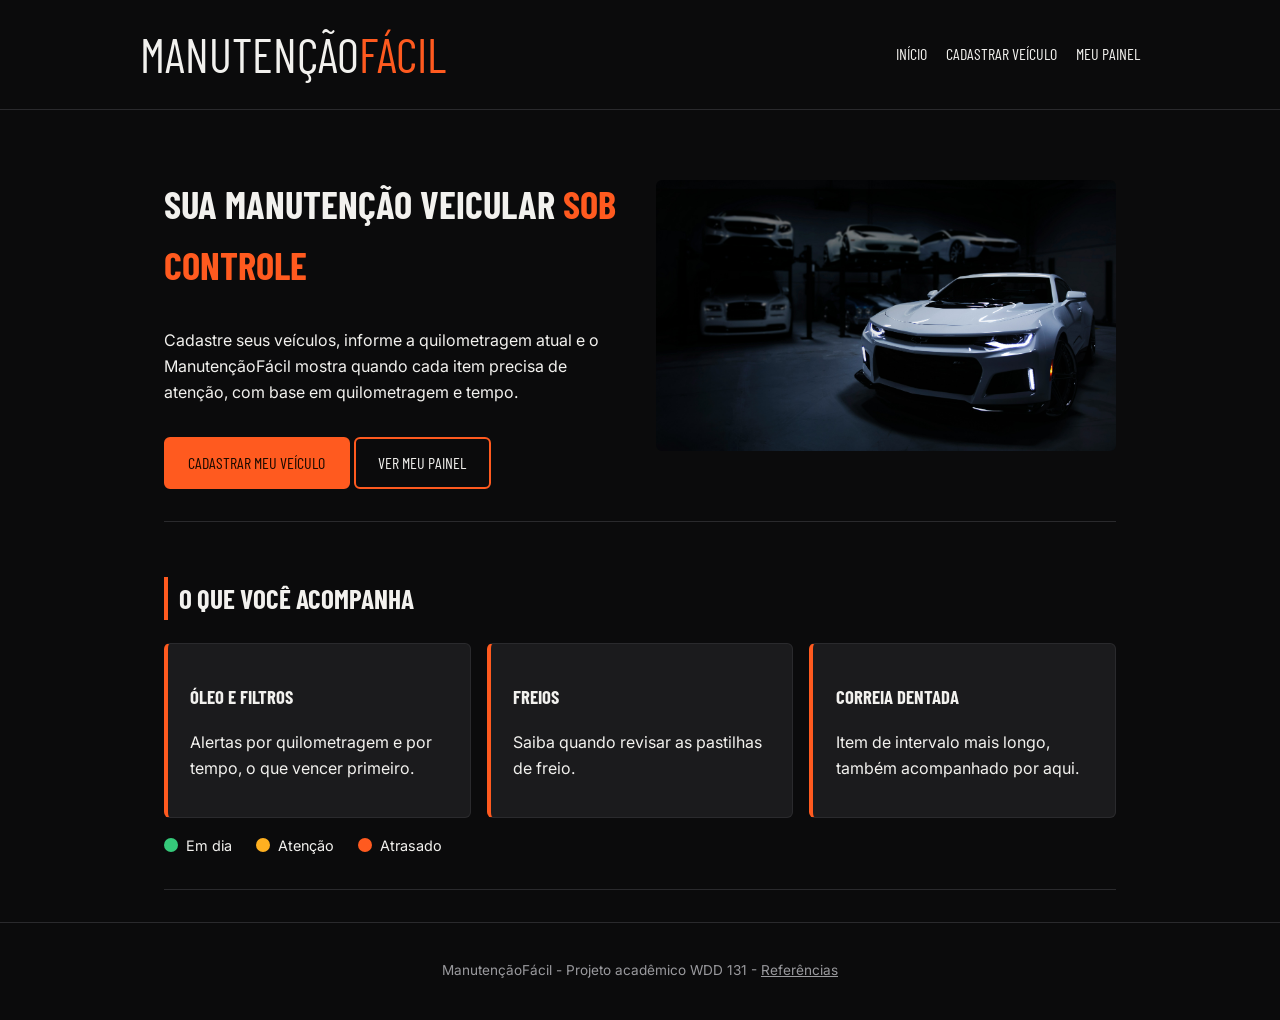
<file: projeto/index.html>
<!DOCTYPE html>
<html lang="pt-br">
<head>
  <meta charset="UTF-8" />
  <meta name="viewport" content="width=device-width, initial-scale=1.0" />
  <meta name="description" content="ManutençãoFácil ajuda você a acompanhar a manutenção dos seus veículos." />
  <title>ManutençãoFácil</title>
  <link rel="preconnect" href="https://fonts.googleapis.com" />
  <link href="https://fonts.googleapis.com/css2?family=Barlow+Condensed:wght@600&family=Inter&display=swap" rel="stylesheet" />
  <link rel="stylesheet" href="estilos/estilo.css" />
</head>
<body>

  <header class="cabecalho">
    <div class="nav-container">
      <a class="marca" href="index.html">Manutenção<span>Fácil</span></a>
      <nav class="nav-principal">
        <ul>
          <li><a href="index.html">Início</a></li>
          <li><a href="cadastro.html">Cadastrar Veículo</a></li>
          <li><a href="painel.html">Meu Painel</a></li>
        </ul>
      </nav>
    </div>
  </header>

  <main>

    <section class="secao hero">
      <div class="hero-texto">
        <h1>Sua manutenção veicular <span class="destaque">sob controle</span></h1>
        <p>Cadastre seus veículos, informe a quilometragem atual e o ManutençãoFácil mostra quando cada item precisa de atenção, com base em quilometragem e tempo.</p>
        <a class="botao botao-principal" href="cadastro.html">Cadastrar meu veículo</a>
        <a class="botao botao-segundo" href="painel.html">Ver meu painel</a>
      </div>
      <img src="imagens/painel.jpg" alt="Carro branco estacionado em uma garagem com outros veículos" loading="lazy" />
    </section>

    <section class="secao">
      <h2>O que você acompanha</h2>
      <div class="cards">
        <div class="card">
          <h3>Óleo e filtros</h3>
          <p>Alertas por quilometragem e por tempo, o que vencer primeiro.</p>
        </div>
        <div class="card">
          <h3>Freios</h3>
          <p>Saiba quando revisar as pastilhas de freio.</p>
        </div>
        <div class="card">
          <h3>Correia dentada</h3>
          <p>Item de intervalo mais longo, também acompanhado por aqui.</p>
        </div>
      </div>

      <div class="legenda">
        <span class="chip"><span class="bola ok"></span> Em dia</span>
        <span class="chip"><span class="bola atencao"></span> Atenção</span>
        <span class="chip"><span class="bola atrasado"></span> Atrasado</span>
      </div>
    </section>

  </main>

  <footer class="rodape">
    <p>ManutençãoFácil - Projeto acadêmico WDD 131 - <a href="referencias.html">Referências</a></p>
  </footer>

</body>
</html>
</file>
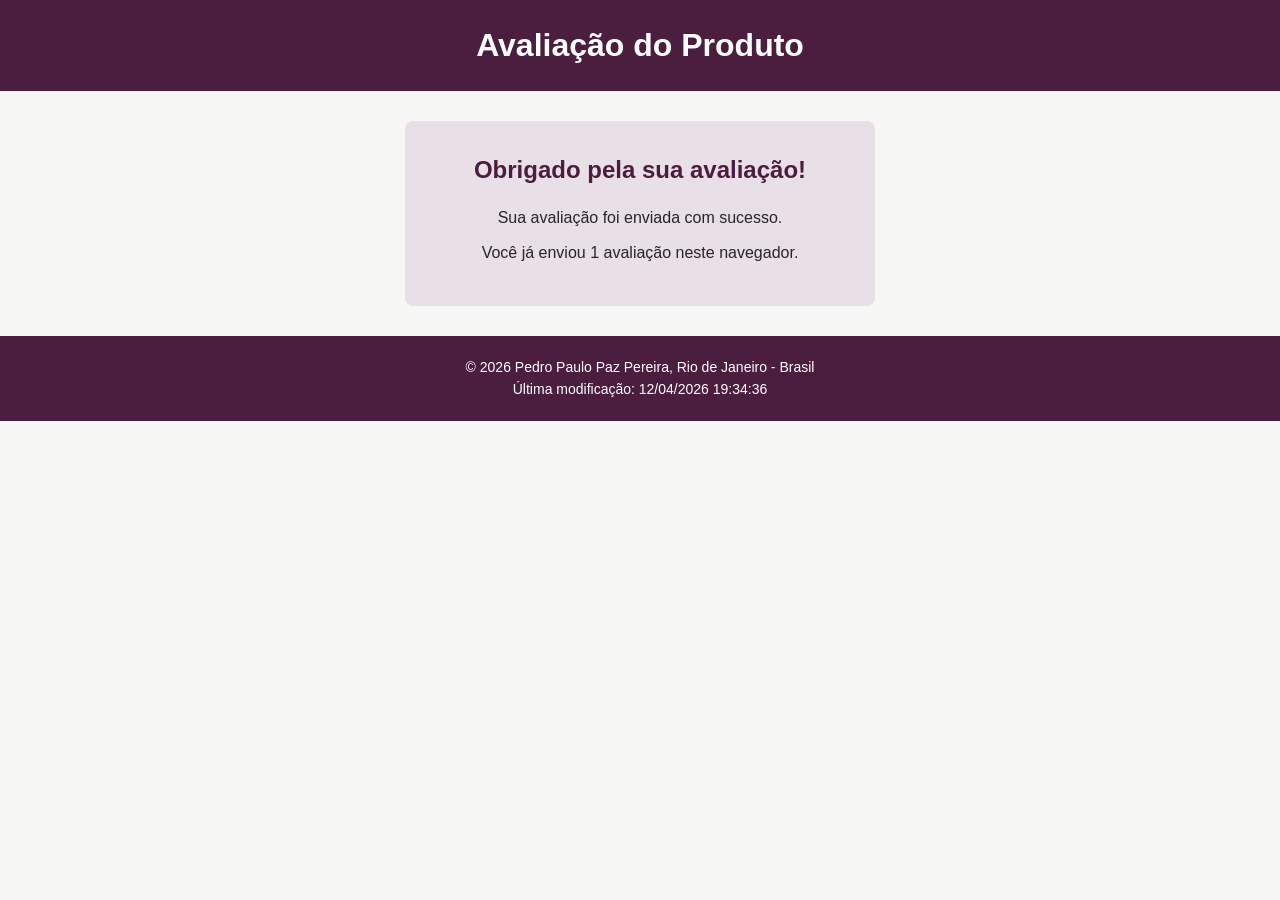
<file: avaliação.html>
<!doctype html>
<html lang="pt-BR">

<head>
    <meta charset="UTF-8">
    <meta name="viewport" content="width=device-width, initial-scale=1">
    <title>WDD 131 – Avaliação Enviada - Pedro Paulo Paz Pereira</title>
    <meta name="description"
        content="Pagina de confirmacao de avaliacao de produto. Tarefa de WDD 131. Pedro Paulo Paz Pereira.">
    <meta name="author" content="Pedro Paulo Paz Pereira">

    <link rel="stylesheet" href="estilos/formulario.css">

    <script src="scripts/avaliacao.js" defer></script>
</head>

<body>

    <header>
        <h1>Avaliação do Produto</h1>
    </header>

    <main>
        <div class="confirmacao">
            <h2>Obrigado pela sua avaliação!</h2>
            <p>Sua avaliação foi enviada com sucesso.</p>
            <p>Você já enviou <span id="contador"></span> avaliação neste navegador.</p>
        </div>
    </main>

    <footer>
        <p>&copy; <span id="anoatual"></span> Pedro Paulo Paz Pereira, Rio de Janeiro - Brasil</p>
        <p id="ultimaModificacao"></p>
    </footer>

</body>

</html>
</file>
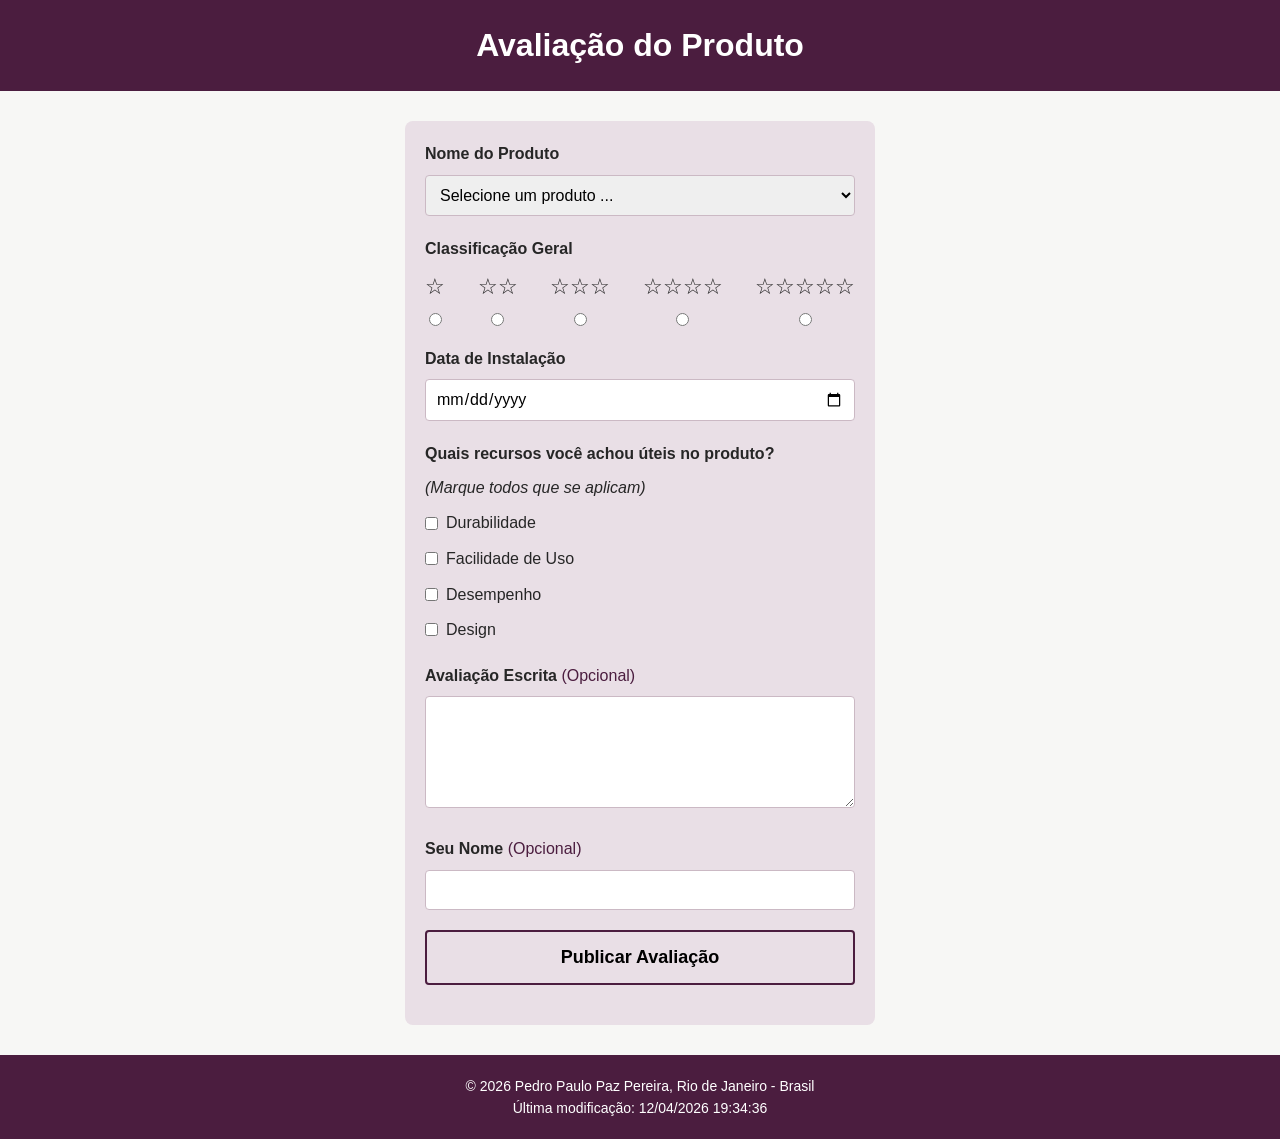
<file: formulario.html>
<!doctype html>
<html lang="pt-BR">

<head>
    <meta charset="UTF-8">
    <meta name="viewport" content="width=device-width, initial-scale=1">
    <title>WDD 131 – Avaliação de Produto - Pedro Paulo Paz Pereira</title>
    <meta name="description"
        content="Formulario de avaliacao de produto. Tarefa de WDD 131. Pedro Paulo Paz Pereira.">
    <meta name="author" content="Pedro Paulo Paz Pereira">

    <link rel="stylesheet" href="estilos/formulario.css">

    <script src="scripts/formulario.js" defer></script>
</head>

<body>

    <header>
        <h1>Avaliação do Produto</h1>
    </header>

    <main>
        <form action="avaliacao.html" method="get">

            <div class="campo">
                <label for="produto">Nome do Produto</label>
                <select id="produto" name="produto" required>
                    <option value="" disabled selected>Selecione um produto ...</option>
                </select>
            </div>

            <div class="campo">
                <p class="rotulo-grupo">Classificação Geral</p>
                <div class="estrelas">

                    <div class="estrela-item">
                        <label for="nota1">&star;</label>
                        <input type="radio" id="nota1" name="classificacao" value="1" required>
                    </div>

                    <div class="estrela-item">
                        <label for="nota2">&star;&star;</label>
                        <input type="radio" id="nota2" name="classificacao" value="2" required>
                    </div>

                    <div class="estrela-item">
                        <label for="nota3">&star;&star;&star;</label>
                        <input type="radio" id="nota3" name="classificacao" value="3" required>
                    </div>

                    <div class="estrela-item">
                        <label for="nota4">&star;&star;&star;&star;</label>
                        <input type="radio" id="nota4" name="classificacao" value="4" required>
                    </div>

                    <div class="estrela-item">
                        <label for="nota5">&star;&star;&star;&star;&star;</label>
                        <input type="radio" id="nota5" name="classificacao" value="5" required>
                    </div>

                </div>
            </div>

            <div class="campo">
                <label for="dataInstalacao">Data de Instalação</label>
                <input type="date" id="dataInstalacao" name="dataInstalacao" required>
            </div>

            <div class="campo">
                <p class="rotulo-grupo">Quais recursos você achou úteis no produto?</p>
                <p class="dica">(Marque todos que se aplicam)</p>

                <div class="checkbox-item">
                    <input type="checkbox" id="durabilidade" name="recursos" value="durabilidade">
                    <label for="durabilidade">Durabilidade</label>
                </div>

                <div class="checkbox-item">
                    <input type="checkbox" id="facilidadeUso" name="recursos" value="facilidade de uso">
                    <label for="facilidadeUso">Facilidade de Uso</label>
                </div>

                <div class="checkbox-item">
                    <input type="checkbox" id="desempenho" name="recursos" value="desempenho">
                    <label for="desempenho">Desempenho</label>
                </div>

                <div class="checkbox-item">
                    <input type="checkbox" id="design" name="recursos" value="design">
                    <label for="design">Design</label>
                </div>
            </div>

            <div class="campo">
                <label for="avaliacaoEscrita">Avaliação Escrita <span class="opcional">(Opcional)</span></label>
                <textarea id="avaliacaoEscrita" name="avaliacaoEscrita" rows="5"></textarea>
            </div>

            <div class="campo">
                <label for="nomeUsuario">Seu Nome <span class="opcional">(Opcional)</span></label>
                <input type="text" id="nomeUsuario" name="nomeUsuario">
            </div>

            <div class="campo">
                <input type="submit" value="Publicar Avaliação">
            </div>

        </form>
    </main>

    <footer>
        <p>&copy; <span id="anoatual"></span> Pedro Paulo Paz Pereira, Rio de Janeiro - Brasil</p>
        <p id="ultimaModificacao"></p>
    </footer>

</body>

</html>
</file>
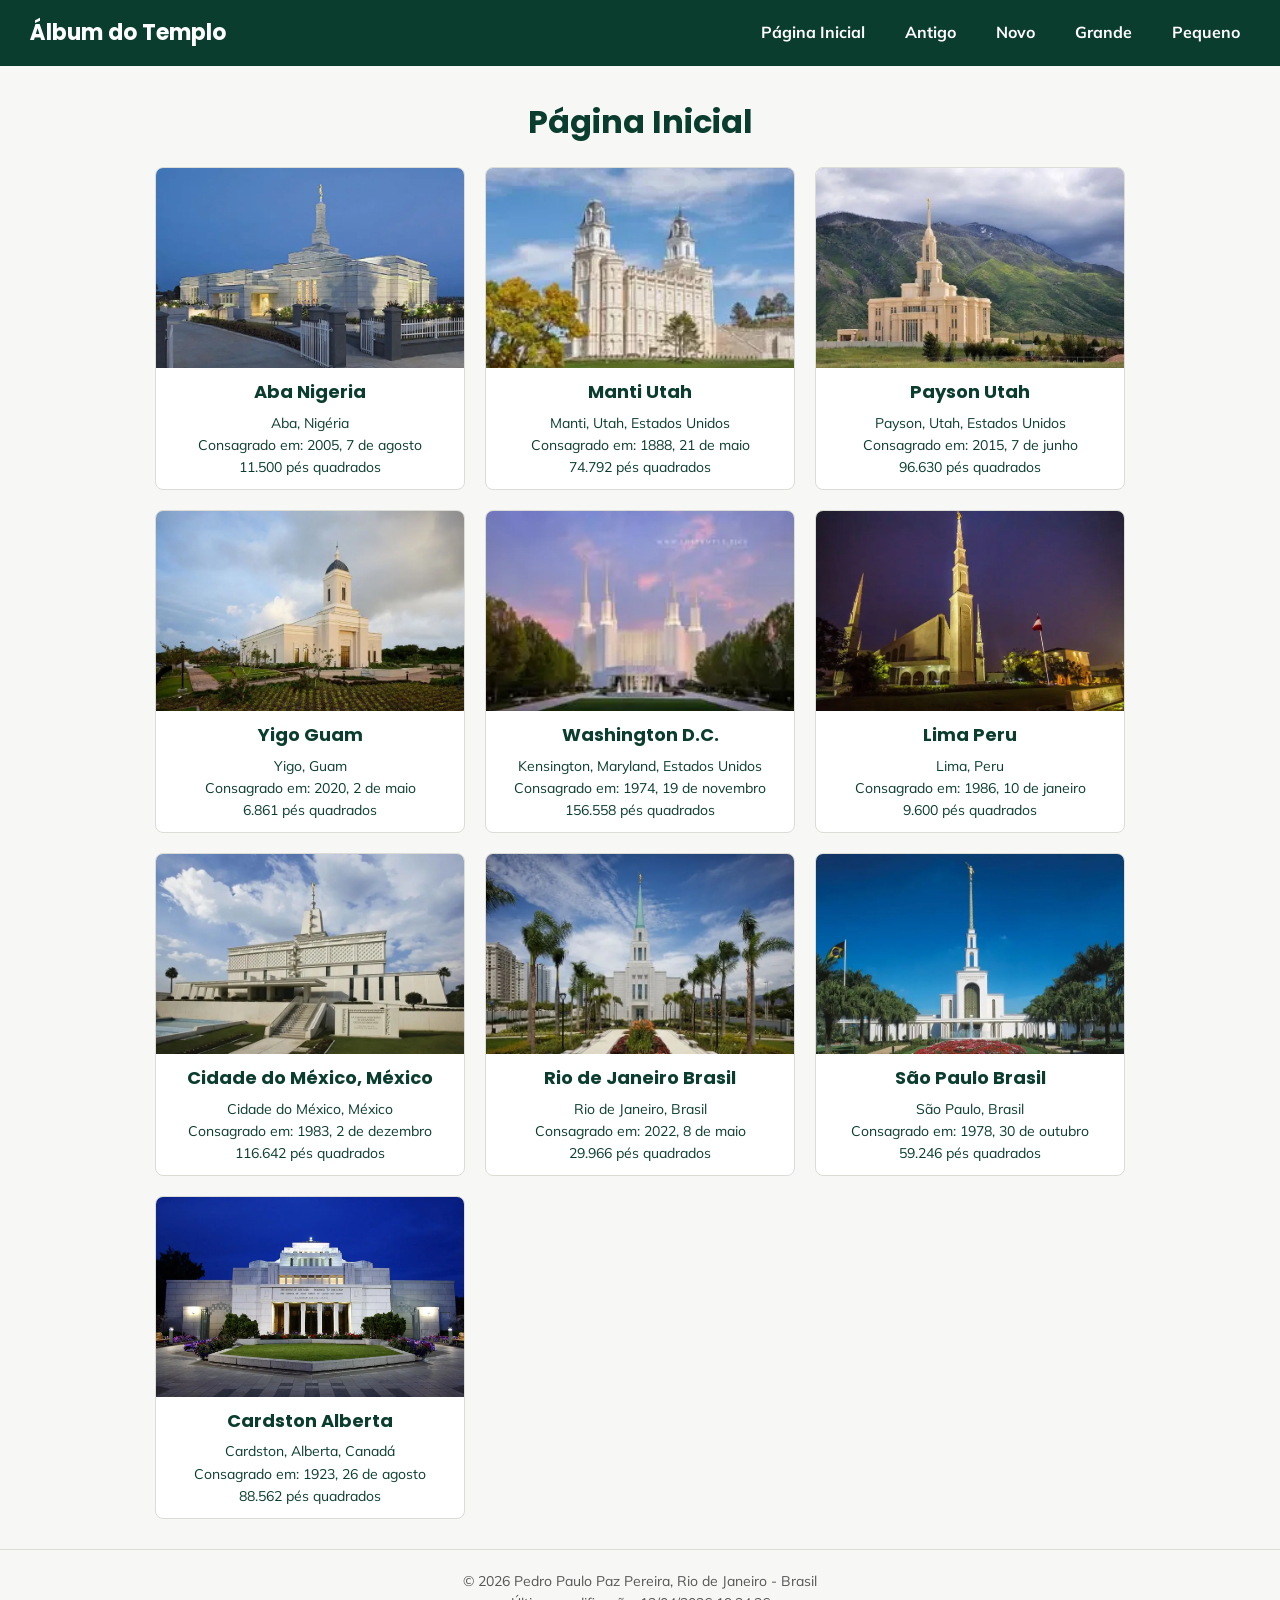
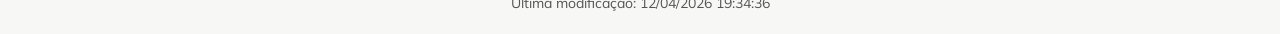
<file: templos-filtrados.html>
<!doctype html>
<html lang="pt-BR">

<head>
    <meta charset="UTF-8">
    <meta name="viewport" content="width=device-width, initial-scale=1">
    <title>Álbum do Templo Filtrado - Pedro Paulo Paz Pereira</title>
    <meta name="description"
        content="Álbum de fotos dos templos de A Igreja de Jesus Cristo dos Santos dos Últimos Dias, com filtro por templos antigos, novos, grandes e pequenos.">
    <meta name="author" content="Pedro Paulo Paz Pereira">

    <link rel="preconnect" href="https://fonts.googleapis.com">
    <link rel="preconnect" href="https://fonts.gstatic.com" crossorigin>
    <link href="https://fonts.googleapis.com/css2?family=Poppins:wght@600;700&family=Mulish:wght@400;500&display=swap" rel="stylesheet">

    <link rel="stylesheet" href="estilos/templos-filtrados.css">
    <link rel="stylesheet" href="estilos/templos-grandes-filtrados.css">

    <script src="scripts/templos-filtrados.js" defer></script>
</head>

<body>

    <header>
        <div class="topo-header">
            <p>Álbum do Templo</p>
            <button id="botao-menu" aria-label="Abrir menu">☰</button>
        </div>
        <nav>
            <a href="#" id="link-inicio">Página Inicial</a>
            <a href="#" id="link-antigo">Antigo</a>
            <a href="#" id="link-novo">Novo</a>
            <a href="#" id="link-grande">Grande</a>
            <a href="#" id="link-pequeno">Pequeno</a>
        </nav>
    </header>

    <main>
        <h1 id="titulo-pagina">Página Inicial</h1>

        <div id="galeria-templos"></div>
    </main>

    <footer>
        <p>&copy; <span id="anoatual"></span> Pedro Paulo Paz Pereira, Rio de Janeiro - Brasil</p>
        <p id="ultimaModificacao"></p>
    </footer>

</body>

</html>
</file>
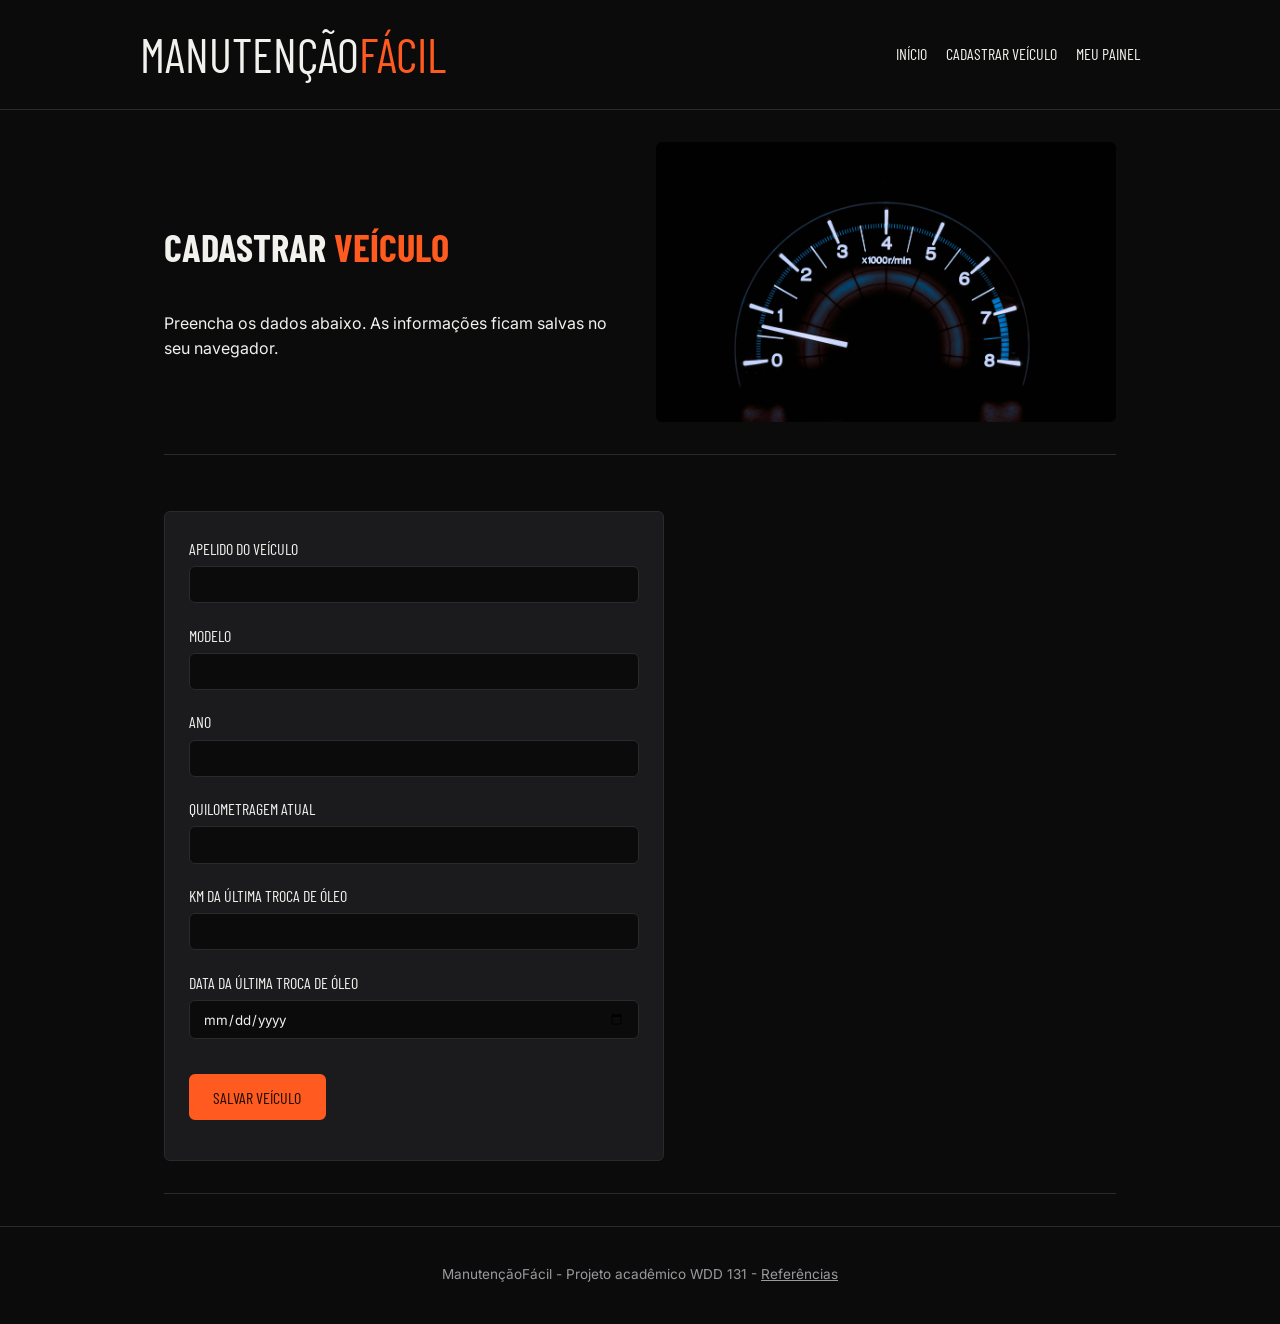
<file: projeto/cadastro.html>
<!DOCTYPE html>
<html lang="pt-br">
<head>
  <meta charset="UTF-8" />
  <meta name="viewport" content="width=device-width, initial-scale=1.0" />
  <meta name="description" content="Cadastre seu veículo no ManutençãoFácil." />
  <title>Cadastrar Veículo - ManutençãoFácil</title>
  <link rel="preconnect" href="https://fonts.googleapis.com" />
  <link href="https://fonts.googleapis.com/css2?family=Barlow+Condensed:wght@600&family=Inter&display=swap" rel="stylesheet" />
  <link rel="stylesheet" href="estilos/estilo.css" />
</head>
<body>

  <header class="cabecalho">
    <div class="nav-container">
      <a class="marca" href="index.html">Manutenção<span>Fácil</span></a>
      <nav class="nav-principal">
        <ul>
          <li><a href="index.html">Início</a></li>
          <li><a href="cadastro.html">Cadastrar Veículo</a></li>
          <li><a href="painel.html">Meu Painel</a></li>
        </ul>
      </nav>
    </div>
  </header>

  <main>

    <section class="secao hero">
      <div class="hero-texto">
        <h1>Cadastrar <span class="destaque">Veículo</span></h1>
        <p>Preencha os dados abaixo. As informações ficam salvas no seu navegador.</p>
      </div>
      <img src="imagens/carro.jpg" alt="Painel de instrumentos de um carro" loading="lazy" />
    </section>

    <section class="secao">
      <form class="formulario" id="formulario">

        <div class="campo">
          <label for="nome">Apelido do veículo</label>
          <input type="text" id="nome" name="nome" required minlength="2" maxlength="40" />
        </div>

        <div class="campo">
          <label for="modelo">Modelo</label>
          <input type="text" id="modelo" name="modelo" required minlength="2" maxlength="60" />
        </div>

        <div class="campo">
          <label for="ano">Ano</label>
          <input type="number" id="ano" name="ano" min="1980" max="2027" required />
        </div>

        <div class="campo">
          <label for="kmAtual">Quilometragem atual</label>
          <input type="number" id="kmAtual" name="kmAtual" min="0" required />
        </div>

        <div class="campo">
          <label for="kmTroca">KM da última troca de óleo</label>
          <input type="number" id="kmTroca" name="kmTroca" min="0" required />
        </div>

        <div class="campo">
          <label for="dataTroca">Data da última troca de óleo</label>
          <input type="date" id="dataTroca" name="dataTroca" required />
        </div>

        <button type="submit" class="botao botao-principal">Salvar veículo</button>

        <div id="mensagem"></div>
      </form>
    </section>

  </main>

  <footer class="rodape">
    <p>ManutençãoFácil - Projeto acadêmico WDD 131 - <a href="referencias.html">Referências</a></p>
  </footer>

  <script src="scripts/script.js"></script>
</body>
</html>
</file>
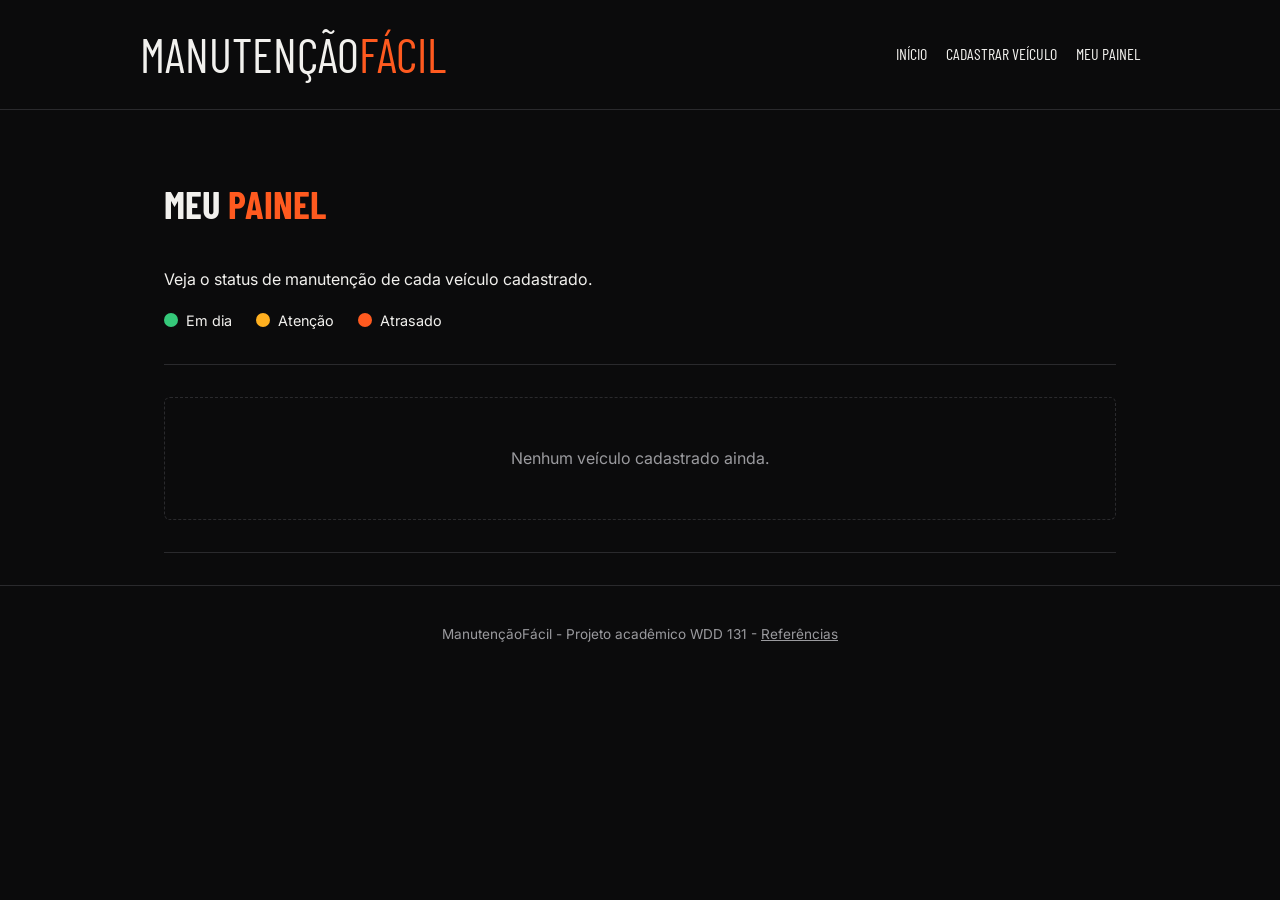
<file: projeto/painel.html>
<!DOCTYPE html>
<html lang="pt-br">
<head>
  <meta charset="UTF-8" />
  <meta name="viewport" content="width=device-width, initial-scale=1.0" />
  <meta name="description" content="Acompanhe o status de manutenção dos seus veículos." />
  <title>Meu Painel - ManutençãoFácil</title>
  <link rel="preconnect" href="https://fonts.googleapis.com" />
  <link href="https://fonts.googleapis.com/css2?family=Barlow+Condensed:wght@600&family=Inter&display=swap" rel="stylesheet" />
  <link rel="stylesheet" href="estilos/estilo.css" />
</head>
<body>

  <header class="cabecalho">
    <div class="nav-container">
      <a class="marca" href="index.html">Manutenção<span>Fácil</span></a>
      <nav class="nav-principal">
        <ul>
          <li><a href="index.html">Início</a></li>
          <li><a href="cadastro.html">Cadastrar Veículo</a></li>
          <li><a href="painel.html">Meu Painel</a></li>
        </ul>
      </nav>
    </div>
  </header>

  <main>

    <section class="secao">
      <h1>Meu <span class="destaque">Painel</span></h1>
      <p>Veja o status de manutenção de cada veículo cadastrado.</p>
      <div class="legenda">
        <span class="chip"><span class="bola ok"></span> Em dia</span>
        <span class="chip"><span class="bola atencao"></span> Atenção</span>
        <span class="chip"><span class="bola atrasado"></span> Atrasado</span>
      </div>
    </section>

    <section class="secao">
      <div id="lista-veiculos"></div>
    </section>

  </main>

  <footer class="rodape">
    <p>ManutençãoFácil - Projeto acadêmico WDD 131 - <a href="referencias.html">Referências</a></p>
  </footer>

  <script src="scripts/script.js"></script>
</body>
</html>
</file>
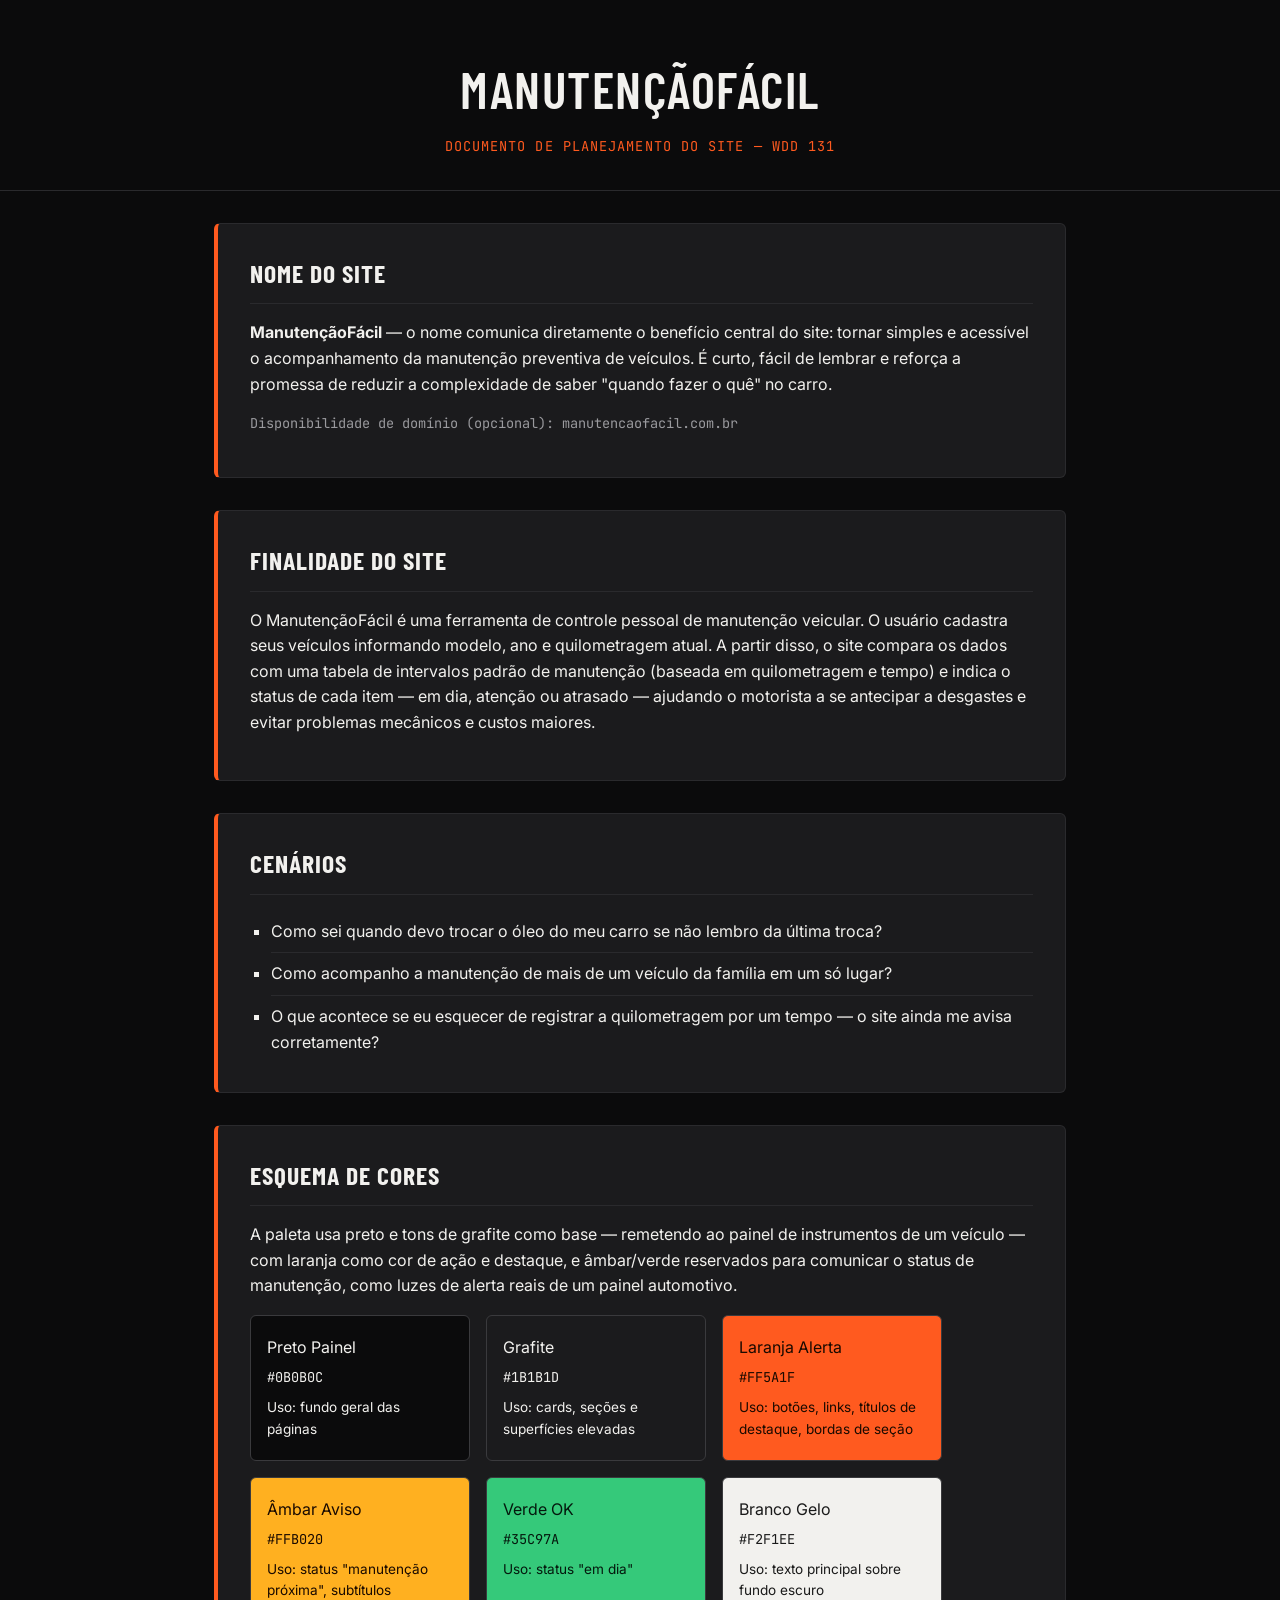
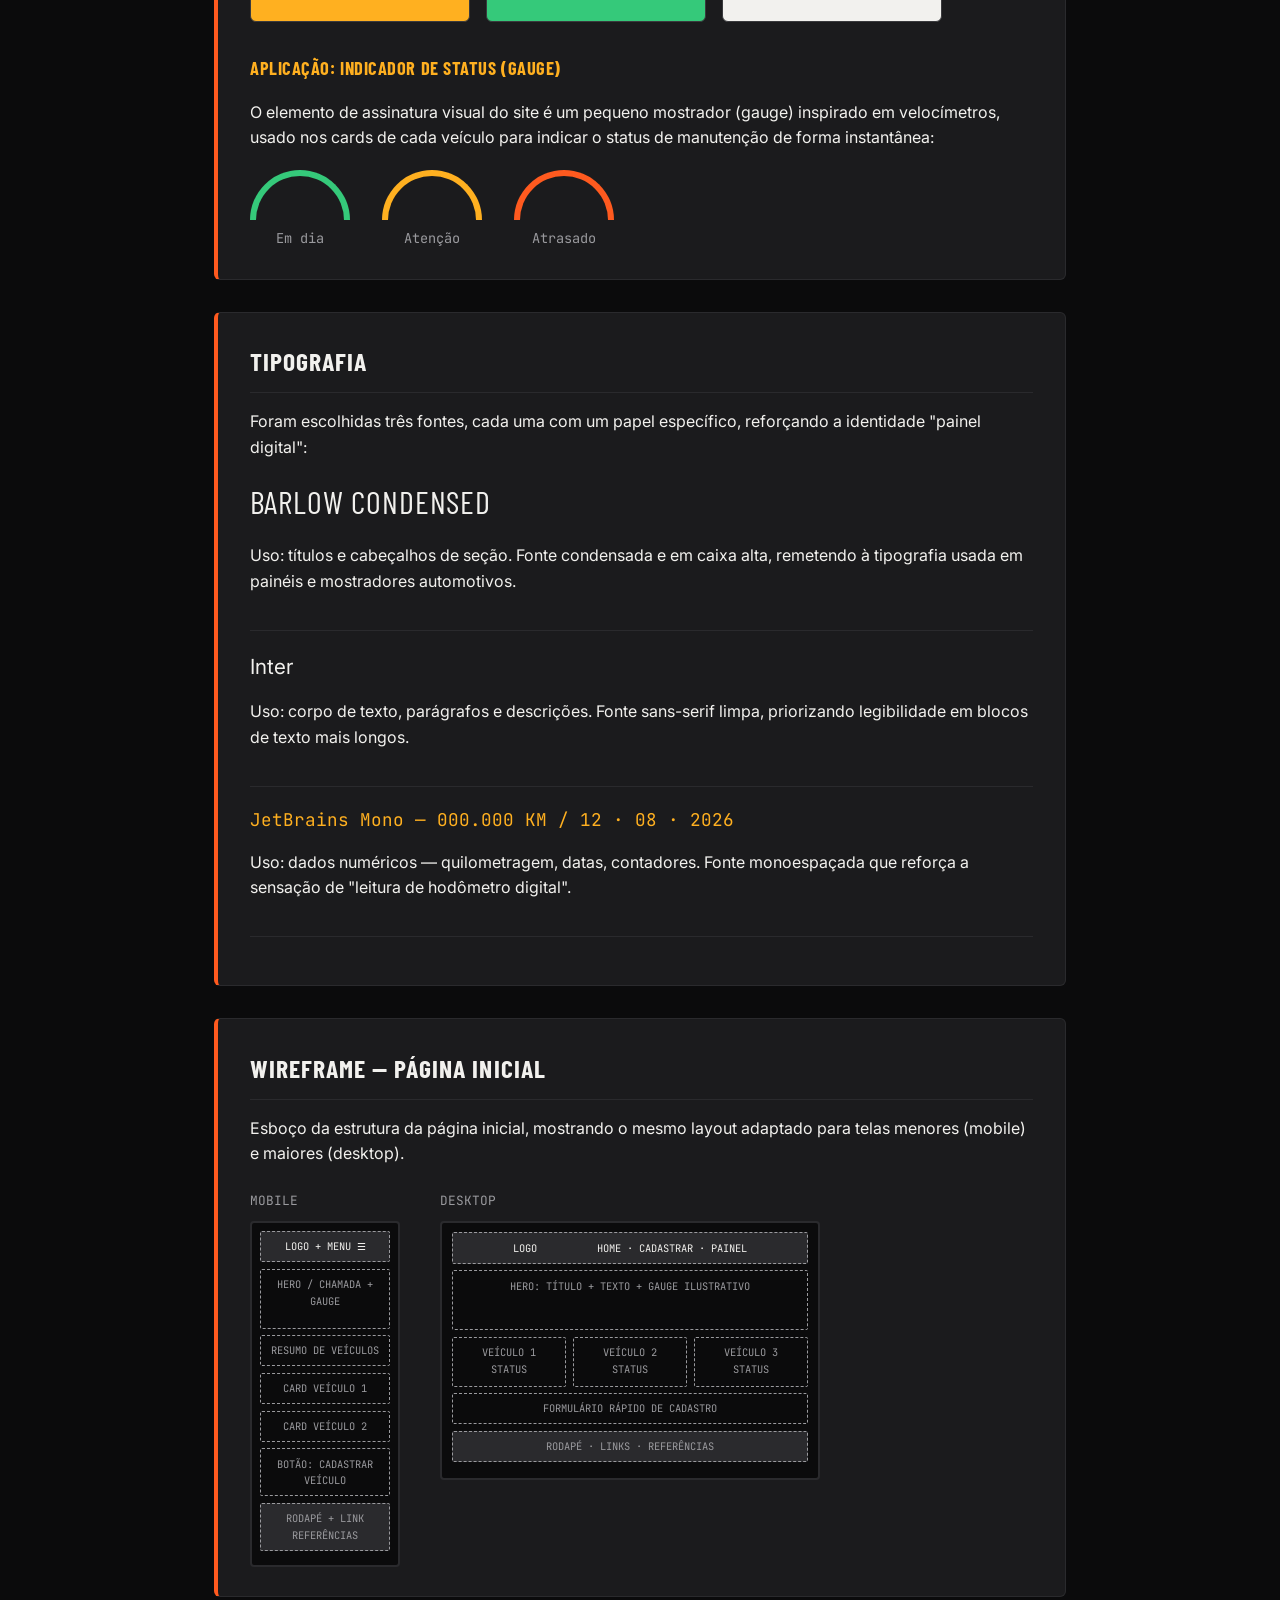
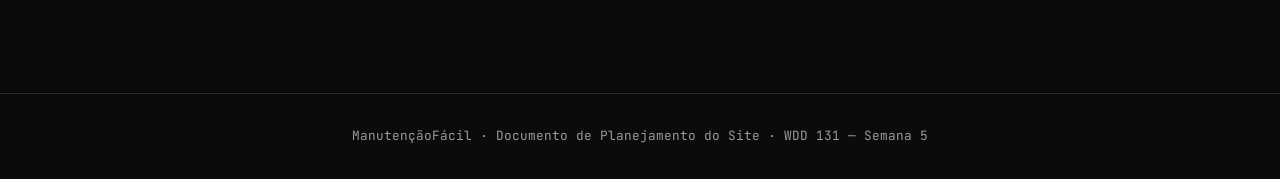
<file: projeto/planejamentodosite.html>
<!DOCTYPE html>
<html lang="pt-br">
<head>
  <meta charset="UTF-8" />
  <meta name="viewport" content="width=device-width, initial-scale=1.0" />
  <title>Documento de Planejamento do Site — ManutençãoFácil</title>
  <link rel="preconnect" href="https://fonts.googleapis.com" />
  <link href="https://fonts.googleapis.com/css2?family=Barlow+Condensed:wght@500;600;700&family=Inter:wght@400;500&family=JetBrains+Mono:wght@400;500&display=swap" rel="stylesheet" />
  <link rel="stylesheet" href="estilos/planejamentodosite.css" />
</head>
<body>

  <header>
    <h1>ManutençãoFácil</h1>
    <p class="subtitulo">Documento de Planejamento do Site — WDD 131</p>
  </header>

  <main>

    <section class="bloco">
      <h2>Nome do Site</h2>
      <p><strong>ManutençãoFácil</strong> — o nome comunica diretamente o benefício central do site: tornar simples e acessível o acompanhamento da manutenção preventiva de veículos. É curto, fácil de lembrar e reforça a promessa de reduzir a complexidade de saber "quando fazer o quê" no carro.</p>
      <p class="rotulo-dado">Disponibilidade de domínio (opcional): manutencaofacil.com.br</p>
    </section>

    <section class="bloco">
      <h2>Finalidade do Site</h2>
      <p>O ManutençãoFácil é uma ferramenta de controle pessoal de manutenção veicular. O usuário cadastra seus veículos informando modelo, ano e quilometragem atual. A partir disso, o site compara os dados com uma tabela de intervalos padrão de manutenção (baseada em quilometragem e tempo) e indica o status de cada item — em dia, atenção ou atrasado — ajudando o motorista a se antecipar a desgastes e evitar problemas mecânicos e custos maiores.</p>
    </section>

    <section class="bloco">
      <h2>Cenários</h2>
      <ul class="cenarios">
        <li>Como sei quando devo trocar o óleo do meu carro se não lembro da última troca?</li>
        <li>Como acompanho a manutenção de mais de um veículo da família em um só lugar?</li>
        <li>O que acontece se eu esquecer de registrar a quilometragem por um tempo — o site ainda me avisa corretamente?</li>
      </ul>
    </section>

    <section class="bloco">
      <h2>Esquema de Cores</h2>
      <p>A paleta usa preto e tons de grafite como base — remetendo ao painel de instrumentos de um veículo — com laranja como cor de ação e destaque, e âmbar/verde reservados para comunicar o status de manutenção, como luzes de alerta reais de um painel automotivo.</p>
      <div class="paleta">
        <div class="swatch preto-painel">
          Preto Painel
          <span class="hex">#0B0B0C</span>
          <span class="uso">Uso: fundo geral das páginas</span>
        </div>
        <div class="swatch grafite">
          Grafite
          <span class="hex">#1B1B1D</span>
          <span class="uso">Uso: cards, seções e superfícies elevadas</span>
        </div>
        <div class="swatch laranja">
          Laranja Alerta
          <span class="hex">#FF5A1F</span>
          <span class="uso">Uso: botões, links, títulos de destaque, bordas de seção</span>
        </div>
        <div class="swatch ambar">
          Âmbar Aviso
          <span class="hex">#FFB020</span>
          <span class="uso">Uso: status "manutenção próxima", subtítulos</span>
        </div>
        <div class="swatch verde">
          Verde OK
          <span class="hex">#35C97A</span>
          <span class="uso">Uso: status "em dia"</span>
        </div>
        <div class="swatch branco">
          Branco Gelo
          <span class="hex">#F2F1EE</span>
          <span class="uso">Uso: texto principal sobre fundo escuro</span>
        </div>
      </div>

      <h3 style="margin-top:2rem;">Aplicação: indicador de status (gauge)</h3>
      <p>O elemento de assinatura visual do site é um pequeno mostrador (gauge) inspirado em velocímetros, usado nos cards de cada veículo para indicar o status de manutenção de forma instantânea:</p>
      <div class="gauge-demo">
        <div>
          <div class="gauge ok"></div>
          <div class="gauge-legenda">Em dia</div>
        </div>
        <div>
          <div class="gauge atencao"></div>
          <div class="gauge-legenda">Atenção</div>
        </div>
        <div>
          <div class="gauge atrasado"></div>
          <div class="gauge-legenda">Atrasado</div>
        </div>
      </div>
    </section>

    <section class="bloco">
      <h2>Tipografia</h2>
      <p>Foram escolhidas três fontes, cada uma com um papel específico, reforçando a identidade "painel digital":</p>

      <div class="exemplo-tipografia">
        <span class="amostra-titulo">Barlow Condensed</span>
        <p class="amostra-corpo">Uso: títulos e cabeçalhos de seção. Fonte condensada e em caixa alta, remetendo à tipografia usada em painéis e mostradores automotivos.</p>
      </div>

      <div class="exemplo-tipografia">
        <span class="amostra-corpo" style="font-size:1.3rem;">Inter</span>
        <p class="amostra-corpo">Uso: corpo de texto, parágrafos e descrições. Fonte sans-serif limpa, priorizando legibilidade em blocos de texto mais longos.</p>
      </div>

      <div class="exemplo-tipografia">
        <span class="amostra-dados">JetBrains Mono — 000.000 KM / 12 · 08 · 2026</span>
        <p class="amostra-corpo">Uso: dados numéricos — quilometragem, datas, contadores. Fonte monoespaçada que reforça a sensação de "leitura de hodômetro digital".</p>
      </div>
    </section>

    <section class="bloco">
      <h2>Wireframe — Página Inicial</h2>
      <p>Esboço da estrutura da página inicial, mostrando o mesmo layout adaptado para telas menores (mobile) e maiores (desktop).</p>
      <div class="wireframes">
        <div>
          <span class="frame-label">Mobile</span>
          <div class="wf-mobile">
            <div class="wf-box wf-nav">LOGO + MENU ☰</div>
            <div class="wf-box wf-hero">HERO / CHAMADA + GAUGE</div>
            <div class="wf-box">RESUMO DE VEÍCULOS</div>
            <div class="wf-box">CARD VEÍCULO 1</div>
            <div class="wf-box">CARD VEÍCULO 2</div>
            <div class="wf-box">BOTÃO: CADASTRAR VEÍCULO</div>
            <div class="wf-box wf-footer">RODAPÉ + LINK REFERÊNCIAS</div>
          </div>
        </div>
        <div>
          <span class="frame-label">Desktop</span>
          <div class="wf-desktop">
            <div class="wf-box wf-nav">LOGO&nbsp;&nbsp;&nbsp;&nbsp;&nbsp;&nbsp;&nbsp;&nbsp;&nbsp;&nbsp;HOME · CADASTRAR · PAINEL</div>
            <div class="wf-box wf-hero">HERO: TÍTULO + TEXTO + GAUGE ILUSTRATIVO</div>
            <div class="wf-cards">
              <div class="wf-box">VEÍCULO 1<br/>STATUS</div>
              <div class="wf-box">VEÍCULO 2<br/>STATUS</div>
              <div class="wf-box">VEÍCULO 3<br/>STATUS</div>
            </div>
            <div class="wf-box">FORMULÁRIO RÁPIDO DE CADASTRO</div>
            <div class="wf-box wf-footer">RODAPÉ · LINKS · REFERÊNCIAS</div>
          </div>
        </div>
      </div>
    </section>

  </main>

  <footer>
    ManutençãoFácil · Documento de Planejamento do Site · WDD 131 — Semana 5
  </footer>

</body>
</html>
</file>
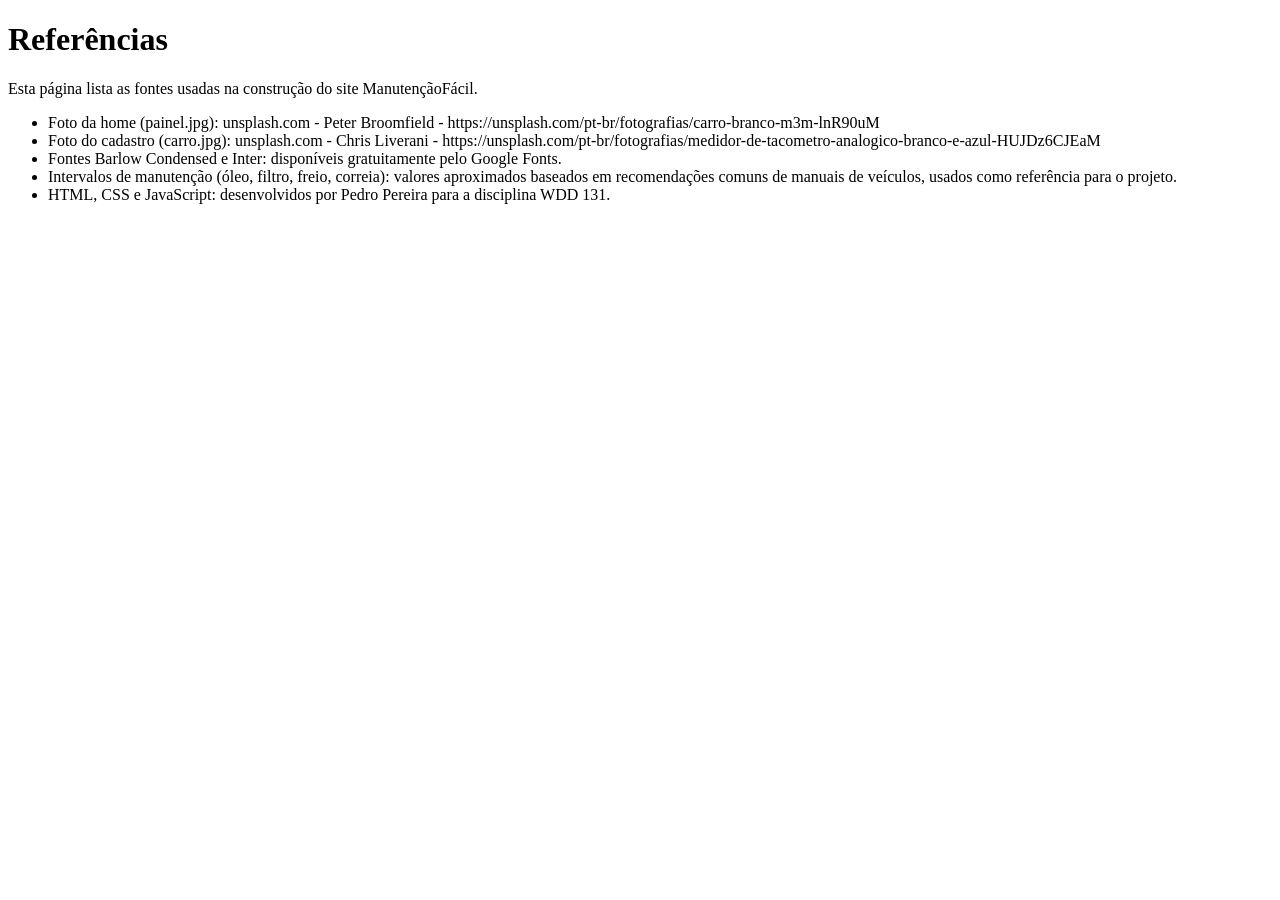
<file: projeto/referencias.html>
<!DOCTYPE html>
<html lang="pt-br">
<head>
  <meta charset="UTF-8" />
  <title>Referências - ManutençãoFácil</title>
</head>
<body>
  <h1>Referências</h1>
  <p>Esta página lista as fontes usadas na construção do site ManutençãoFácil.</p>

  <ul>
    <li>Foto da home (painel.jpg): unsplash.com - Peter Broomfield - https://unsplash.com/pt-br/fotografias/carro-branco-m3m-lnR90uM</li>
    <li>Foto do cadastro (carro.jpg): unsplash.com - Chris Liverani - https://unsplash.com/pt-br/fotografias/medidor-de-tacometro-analogico-branco-e-azul-HUJDz6CJEaM</li>
    <li>Fontes Barlow Condensed e Inter: disponíveis gratuitamente pelo Google Fonts.</li>
    <li>Intervalos de manutenção (óleo, filtro, freio, correia): valores aproximados baseados em recomendações comuns de manuais de veículos, usados como referência para o projeto.</li>
    <li>HTML, CSS e JavaScript: desenvolvidos por Pedro Pereira para a disciplina WDD 131.</li>
  </ul>
</body>
</html>
</file>
<file: projeto/estilos/estilo.css>
* {
  box-sizing: border-box;
}

body {
  margin: 0;
  background-color: #0b0b0c;
  color: #f2f1ee;
  font-family: "Inter", sans-serif;
  line-height: 1.6;
}

img {
  max-width: 100%;
}

a {
  color: #ff5a1f;
}

.cabecalho {
  border-bottom: 1px solid #2a2a2d;
  padding: 1rem 1.5rem;
}

.nav-container {
  max-width: 1000px;
  margin: 0 auto;
  display: flex;
  justify-content: space-between;
  align-items: center;
  flex-wrap: wrap;
}

.marca {
  font-family: "Barlow Condensed", sans-serif;
  font-size: 3rem;
  text-transform: uppercase;
  color: #f2f1ee;
  text-decoration: none;
}

.marca span {
  color: #ff5a1f;
}

.nav-principal ul {
  list-style: none;
  display: flex;
  gap: 1.2rem;
  margin: 0;
  padding: 0;
}

.nav-principal a {
  font-family: "Barlow Condensed", sans-serif;
  text-transform: uppercase;
  text-decoration: none;
  color: #f2f1ee;
}

main {
  max-width: 1000px;
  margin: 0 auto;
  padding: 0 1.5rem;
}

.secao {
  padding: 2rem 0;
  border-bottom: 1px solid #2a2a2d;
}

h1, h2, h3 {
  font-family: "Barlow Condensed", sans-serif;
  text-transform: uppercase;
  color: #f2f1ee;
}

h1 {
  font-size: 2.4rem;
}

h2 {
  font-size: 1.7rem;
  border-left: 4px solid #ff5a1f;
  padding-left: 0.7rem;
}

.destaque {
  color: #ff5a1f;
}

.hero {
  display: flex;
  flex-wrap: wrap;
  gap: 2rem;
  align-items: center;
}

.hero-texto {
  flex: 1;
  min-width: 260px;
}

.hero img {
  flex: 1;
  min-width: 260px;
  max-height: 280px;
  object-fit: cover;
  border-radius: 6px;
}

.botao {
  display: inline-block;
  font-family: "Barlow Condensed", sans-serif;
  text-transform: uppercase;
  font-size: 1rem;
  padding: 0.7rem 1.4rem;
  border-radius: 6px;
  text-decoration: none;
  border: 2px solid #ff5a1f;
  cursor: pointer;
  margin-top: 1rem;
}

.botao-principal {
  background-color: #ff5a1f;
  color: #1a0a00;
}

.botao-segundo {
  background-color: transparent;
  color: #f2f1ee;
}

.cards {
  display: flex;
  flex-wrap: wrap;
  gap: 1rem;
  margin-top: 1rem;
}

.card {
  background-color: #1b1b1d;
  border: 1px solid #2a2a2d;
  border-left: 4px solid #ff5a1f;
  border-radius: 6px;
  padding: 1.2rem 1.4rem;
  flex: 1;
  min-width: 220px;
}

.legenda {
  display: flex;
  gap: 1.5rem;
  flex-wrap: wrap;
  margin-top: 1rem;
}

.chip {
  display: flex;
  align-items: center;
  gap: 0.5rem;
  font-size: 0.9rem;
}

.bola {
  width: 14px;
  height: 14px;
  border-radius: 50%;
  display: inline-block;
}

.bola.ok {
  background-color: #35c97a;
}

.bola.atencao {
  background-color: #ffb020;
}

.bola.atrasado {
  background-color: #ff5a1f;
}

.formulario {
  background-color: #1b1b1d;
  border: 1px solid #2a2a2d;
  border-radius: 6px;
  padding: 1.5rem;
  margin-top: 1.5rem;
  max-width: 500px;
}

.campo {
  margin-bottom: 1.2rem;
  display: flex;
  flex-direction: column;
}

.campo label {
  font-family: "Barlow Condensed", sans-serif;
  text-transform: uppercase;
  margin-bottom: 0.3rem;
}

.campo input {
  background-color: #0b0b0c;
  border: 1px solid #2a2a2d;
  border-radius: 6px;
  color: #f2f1ee;
  font-family: "Inter", sans-serif;
  padding: 0.6rem 0.8rem;
}

#mensagem {
  margin-top: 1rem;
  color: #35c97a;
}

.veiculo {
  background-color: #1b1b1d;
  border: 1px solid #2a2a2d;
  border-radius: 6px;
  padding: 1.4rem;
  margin-bottom: 1.2rem;
}

.veiculo ul {
  list-style: none;
  padding: 0;
  margin: 1rem 0;
}

.veiculo li {
  display: flex;
  justify-content: space-between;
  background-color: #0b0b0c;
  padding: 0.5rem 0.8rem;
  border-radius: 6px;
  margin-bottom: 0.5rem;
}

.badge {
  font-size: 0.75rem;
  text-transform: uppercase;
  padding: 0.2rem 0.6rem;
  border-radius: 999px;
}

.badge.ok {
  background-color: #35c97a;
  color: #04180d;
}

.badge.atencao {
  background-color: #ffb020;
  color: #1a0a00;
}

.badge.atrasado {
  background-color: #ff5a1f;
  color: #1a0a00;
}

.vazio {
  text-align: center;
  color: #9a9a9e;
  padding: 2rem 1rem;
  border: 1px dashed #2a2a2d;
  border-radius: 6px;
}

.rodape {
  border-top: 1px solid #2a2a2d;
  margin-top: 2rem;
  padding: 1.5rem;
  text-align: center;
  color: #9a9a9e;
  font-size: 0.85rem;
}

.rodape a {
  color: #9a9a9e;
}

@media (min-width: 700px) {
  .cards {
    flex-wrap: nowrap;
  }
}
</file>
<file: estilos/formulario.css>
:root {
  --cor-primaria: #4b1d3f;
  --cor-fundo-campo: #e9dfe6;
  --cor-fundo: #f7f7f5;
  --cor-texto: #262626;
  --cor-borda: #cbb9c4;
}

* {
  margin: 0;
  padding: 0;
  box-sizing: border-box;
}

body {
  font-family: Arial, sans-serif;
  background-color: var(--cor-fundo);
  color: var(--cor-texto);
  line-height: 1.6;
}

header {
  background-color: var(--cor-primaria);
  color: white;
  text-align: center;
  padding: 20px;
}

main {
  max-width: 500px;
  margin: 30px auto;
  padding: 0 15px;
}

form {
  background-color: var(--cor-fundo-campo);
  border-radius: 8px;
  padding: 20px;
}

.campo {
  margin-bottom: 20px;
}

label {
  display: block;
  font-weight: bold;
  margin-bottom: 8px;
}

.opcional {
  font-weight: normal;
  color: var(--cor-primaria);
}

select,
input[type="date"],
input[type="text"],
textarea {
  width: 100%;
  padding: 10px;
  border: 1px solid var(--cor-borda);
  border-radius: 4px;
  font-size: 16px;
  font-family: Arial, sans-serif;
}

.rotulo-grupo {
  font-weight: bold;
  margin-bottom: 8px;
}

.dica {
  font-style: italic;
  margin-bottom: 10px;
}

.estrelas {
  display: flex;
  justify-content: space-between;
}

.estrela-item {
  display: flex;
  flex-direction: column;
  align-items: center;
}

.estrela-item label {
  font-weight: normal;
  font-size: 18px;
}

.checkbox-item {
  display: flex;
  align-items: center;
  gap: 8px;
  margin-bottom: 10px;
}

.checkbox-item label {
  font-weight: normal;
  margin-bottom: 0;
}

input[type="submit"] {
  width: 100%;
  padding: 15px;
  background-color: var(--cor-fundo-campo);
  border: 2px solid var(--cor-primaria);
  border-radius: 4px;
  font-size: 18px;
  font-weight: bold;
  cursor: pointer;
}

input[type="submit"]:hover {
  background-color: var(--cor-primaria);
  color: white;
}

.confirmacao {
  background-color: var(--cor-fundo-campo);
  border-radius: 8px;
  padding: 30px;
  text-align: center;
}

.confirmacao h2 {
  color: var(--cor-primaria);
  margin-bottom: 15px;
}

.confirmacao p {
  margin-bottom: 10px;
}

footer {
  background-color: var(--cor-primaria);
  color: white;
  text-align: center;
  padding: 20px;
  font-size: 14px;
}

@media (min-width: 500px) {

  .estrela-item label {
    font-size: 22px;
  }

}
</file>
<file: estilos/templos-filtrados.css>
* {
  margin: 0;
  padding: 0;
  box-sizing: border-box;
}

body {
  font-family: 'Mulish', Arial, sans-serif;
  background-color: #f7f7f5;
  color: #262626;
  line-height: 1.6;
}

header {
  background-color: #0b3d2e;
  color: white;
  padding: 15px;
}

.topo-header {
  display: flex;
  justify-content: space-between;
  align-items: center;
}

.topo-header p {
  font-family: 'Poppins', sans-serif;
  font-size: 22px;
  font-weight: bold;
}

#botao-menu {
  background: none;
  border: none;
  color: white;
  font-size: 28px;
  cursor: pointer;
}

nav {
  display: none;
  flex-direction: column;
  align-items: center;
  gap: 10px;
  margin-top: 15px;
}

nav.mostrar {
  display: flex;
}

nav a {
  color: white;
  text-decoration: none;
  font-weight: bold;
  padding: 5px 10px;
}

nav a:hover {
  color: #f2c14e;
}

main {
  max-width: 1000px;
  margin: 30px auto;
  padding: 0 15px;
}

main h1 {
  font-family: 'Poppins', sans-serif;
  text-align: center;
  color: #0b3d2e;
  margin-bottom: 20px;
}

#galeria-templos {
  display: grid;
  grid-template-columns: repeat(auto-fit, minmax(250px, 1fr));
  gap: 20px;
}

figure {
  background-color: white;
  border: 1px solid #dcdcd6;
  border-radius: 8px;
  overflow: hidden;
  text-align: center;
}

figure img {
  width: 100%;
  height: 200px;
  object-fit: cover;
  display: block;
}

figcaption {
  padding: 10px;
  color: #0b3d2e;
}

figcaption h2 {
  font-family: 'Poppins', sans-serif;
  font-size: 18px;
  margin-bottom: 5px;
}

figcaption p {
  font-size: 14px;
}

footer {
  text-align: center;
  padding: 20px;
  font-size: 14px;
  color: #555;
  border-top: 1px solid #dcdcd6;
  margin-top: 30px;
}
</file>
<file: estilos/templos-grandes-filtrados.css>
@media (min-width: 700px) {

  header {
    display: flex;
    justify-content: space-between;
    align-items: center;
    padding: 15px 30px;
  }

  #botao-menu {
    display: none;
  }

  nav {
    display: flex;
    flex-direction: row;
    gap: 20px;
    margin-top: 0;
  }

}
</file>
<file: projeto/estilos/planejamentodosite.css>
* {
  box-sizing: border-box;
}

body {
  margin: 0;
  background-color: #0b0b0c;
  color: #f2f1ee;
  font-family: "Inter", sans-serif;
  line-height: 1.6;
}

header {
  padding: 3rem 1.5rem 2rem;
  text-align: center;
  border-bottom: 1px solid #2a2a2d;
}

header h1 {
  font-family: "Barlow Condensed", sans-serif;
  font-weight: 600;
  letter-spacing: 0.03em;
  text-transform: uppercase;
  font-size: 2.4rem;
  margin: 0 0 0.4rem;
  color: #f2f1ee;
}

header .subtitulo {
  font-family: "JetBrains Mono", monospace;
  color: #ff5a1f;
  letter-spacing: 0.08em;
  text-transform: uppercase;
  font-size: 0.85rem;
  margin: 0;
}

main {
  max-width: 900px;
  margin: 0 auto;
  padding: 2rem 1.5rem 4rem;
}

.bloco {
  background-color: #1b1b1d;
  border: 1px solid #2a2a2d;
  border-left: 4px solid #ff5a1f;
  border-radius: 6px;
  padding: 1.8rem 2rem;
  margin-bottom: 2rem;
}

.bloco h2 {
  font-family: "Barlow Condensed", sans-serif;
  text-transform: uppercase;
  letter-spacing: 0.04em;
  font-size: 1.6rem;
  color: #f2f1ee;
  margin-top: 0;
  border-bottom: 1px solid #2a2a2d;
  padding-bottom: 0.6rem;
  margin-bottom: 1rem;
}

.bloco h3 {
  font-family: "Barlow Condensed", sans-serif;
  font-size: 1.15rem;
  color: #ffb020;
  text-transform: uppercase;
  letter-spacing: 0.03em;
  margin-bottom: 0.4rem;
}

p {
  color: #f2f1ee;
}

.rotulo-dado {
  font-family: "JetBrains Mono", monospace;
  color: #9a9a9e;
  font-size: 0.85rem;
}

.cenarios {
  list-style: square;
  padding-left: 1.3rem;
  margin: 0;
}

.cenarios li {
  padding: 0.5rem 0;
  border-bottom: 1px solid #2a2a2d;
}

.cenarios li:last-child {
  border-bottom: none;
}

.paleta {
  display: flex;
  flex-wrap: wrap;
  gap: 1rem;
  margin-top: 1rem;
}

.swatch {
  border-radius: 6px;
  padding: 1.2rem 1rem;
  border: 1px solid #3a3a3d;
  width: 220px;
}

.swatch .hex {
  font-family: "JetBrains Mono", monospace;
  font-size: 0.85rem;
  display: block;
  margin-top: 0.4rem;
}

.swatch .uso {
  font-size: 0.85rem;
  margin-top: 0.5rem;
  display: block;
}

.swatch.preto-painel {
  background-color: #0b0b0c;
}

.swatch.grafite {
  background-color: #1b1b1d;
}

.swatch.laranja {
  background-color: #ff5a1f;
  color: #1a0a00;
}

.swatch.ambar {
  background-color: #ffb020;
  color: #1a0a00;
}

.swatch.verde {
  background-color: #35c97a;
  color: #04180d;
}

.swatch.branco {
  background-color: #f2f1ee;
  color: #1a1a1a;
}

.exemplo-tipografia {
  margin-bottom: 1.2rem;
  padding-bottom: 1.2rem;
  border-bottom: 1px solid #2a2a2d;
}

.exemplo-tipografia .amostra-titulo {
  font-family: "Barlow Condensed", sans-serif;
  font-size: 2rem;
  text-transform: uppercase;
  letter-spacing: 0.03em;
}

.exemplo-tipografia .amostra-corpo {
  font-family: "Inter", sans-serif;
  font-size: 1rem;
}

.exemplo-tipografia .amostra-dados {
  font-family: "JetBrains Mono", monospace;
  font-size: 1.1rem;
  color: #ffb020;
}

.gauge-demo {
  display: flex;
  gap: 2rem;
  flex-wrap: wrap;
  margin-top: 1.2rem;
}

.gauge {
  width: 100px;
  height: 50px;
  border-radius: 100px 100px 0 0;
  border: 6px solid #2a2a2d;
  border-bottom: none;
}

.gauge.ok {
  border-color: #35c97a;
}

.gauge.atencao {
  border-color: #ffb020;
}

.gauge.atrasado {
  border-color: #ff5a1f;
}

.gauge-legenda {
  font-family: "JetBrains Mono", monospace;
  font-size: 0.85rem;
  text-align: center;
  margin-top: 0.5rem;
  color: #9a9a9e;
}

.wireframes {
  display: flex;
  gap: 2.5rem;
  flex-wrap: wrap;
  margin-top: 1.5rem;
}

.frame-label {
  font-family: "JetBrains Mono", monospace;
  color: #9a9a9e;
  font-size: 0.8rem;
  text-transform: uppercase;
  margin-bottom: 0.6rem;
  display: block;
}

.wf-desktop {
  width: 380px;
  border: 2px solid #2a2a2d;
  border-radius: 4px;
  padding: 0.6rem;
  background-color: #0b0b0c;
}

.wf-mobile {
  width: 150px;
  border: 2px solid #2a2a2d;
  border-radius: 4px;
  padding: 0.5rem;
  background-color: #0b0b0c;
}

.wf-box {
  border: 1px dashed #9a9a9e;
  color: #9a9a9e;
  font-family: "JetBrains Mono", monospace;
  font-size: 0.65rem;
  text-align: center;
  padding: 0.4rem 0.2rem;
  margin-bottom: 0.4rem;
  border-radius: 2px;
}

.wf-nav {
  background-color: #2a2a2d;
  color: #f2f1ee;
}

.wf-hero {
  height: 60px;
}

.wf-cards {
  display: flex;
  gap: 0.4rem;
}

.wf-cards .wf-box {
  flex: 1;
  height: 50px;
}

.wf-footer {
  background-color: #2a2a2d;
}

footer {
  text-align: center;
  padding: 2rem 1rem;
  color: #9a9a9e;
  font-family: "JetBrains Mono", monospace;
  font-size: 0.8rem;
  border-top: 1px solid #2a2a2d;
}

@media (min-width: 700px) {
  header h1 {
    font-size: 3.2rem;
  }
}
</file>
